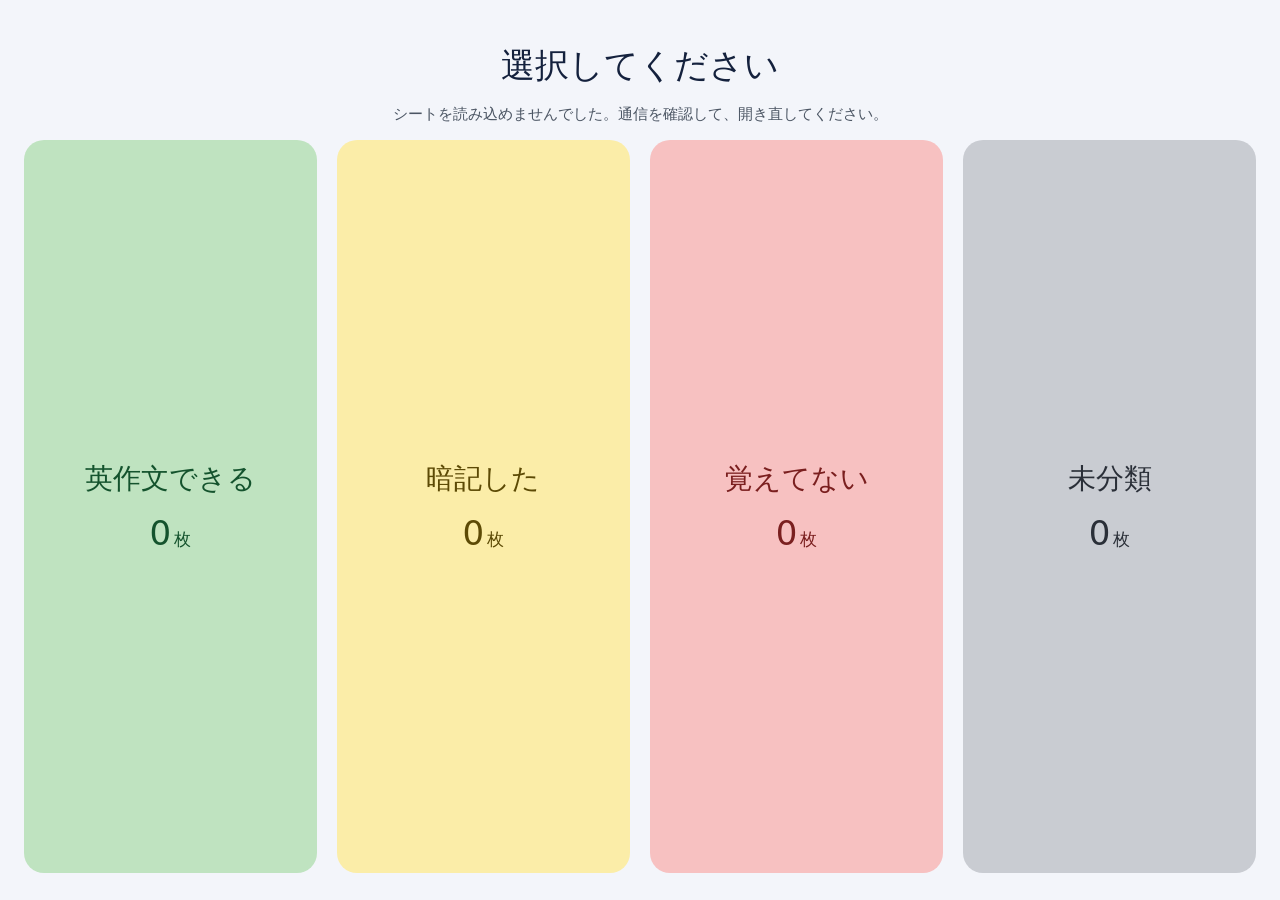
<file: index.html>
<!doctype html>
<html lang="ja">
<head>
<meta charset="utf-8">
<meta name="viewport" content="width=device-width,initial-scale=1,viewport-fit=cover,user-scalable=no">
<meta name="apple-mobile-web-app-capable" content="yes">
<meta name="apple-mobile-web-app-title" content="英語カード">
<title>英語カード</title>
<style>
*{box-sizing:border-box;-webkit-tap-highlight-color:transparent}
html,body{margin:0;height:100%;background:#F3F5FA;color:#14213D;font-family:"Hiragino Sans","Hiragino Kaku Gothic ProN",system-ui,sans-serif;touch-action:manipulation;overscroll-behavior:none;-webkit-user-select:none;user-select:none}
button{font:inherit;color:inherit;cursor:pointer;border:0;background:none;padding:0}
svg{width:1em;height:1em;fill:none;stroke:currentColor;stroke-width:1.8;stroke-linecap:round;stroke-linejoin:round}
.screen{position:fixed;inset:0;display:none;flex-direction:column;gap:1.8vh;padding:max(2vh,env(safe-area-inset-top)) max(24px,env(safe-area-inset-right)) max(3vh,env(safe-area-inset-bottom)) max(24px,env(safe-area-inset-left))}
.screen.on{display:flex}
#rot{position:fixed;inset:0;display:none;align-items:center;justify-content:center;background:#F3F5FA;font-size:18px;z-index:9}
@media (orientation:portrait){#rot{display:flex}}
header{display:grid;grid-template-columns:1fr auto 1fr;align-items:start;padding-top:.6vh}
h1{margin:19.6px 0 0;font-size:clamp(20px,7.5vh,34px);font-weight:500;text-align:center}
.sub{font-size:14px;line-height:1.4;color:#4B5563;justify-self:end}
.tiles{flex:1;display:grid;grid-template-columns:repeat(4,1fr);gap:1.6vw;min-height:0}
.tile{border-radius:20px;display:flex;flex-direction:column;align-items:center;justify-content:center;gap:1.6vh}
.tile b{font-size:clamp(16px,6.6vh,28px);font-weight:500}
.tile span{font-size:clamp(20px,8vh,34px);font-weight:500}
.tile small{font-size:.5em;margin-left:3px}
#msg{align-self:center;color:#4B5563;font-size:15px}
#sync{position:absolute;left:0;right:0;bottom:3px;text-align:center;font-size:12px;color:#4B5563;pointer-events:none}
.top{display:grid;grid-template-columns:1fr auto 1fr;align-items:center}
.left{display:flex;gap:10px}
.rb{width:clamp(38px,11vh,48px);height:clamp(38px,11vh,48px);border-radius:50%;background:#fff;border:.5px solid #D3D8E6;display:grid;place-items:center;font-size:clamp(20px,6vh,24px)}
.rb.on{background:#14213D;color:#fff;border-color:#14213D}
.ctr{text-align:center;white-space:nowrap}
.ctr span{font-size:14px;color:#4B5563}
.ctr b{font-size:clamp(20px,7vh,26px);font-weight:500;margin-left:6px}
.chip{justify-self:end;font-size:14px;padding:8px 14px;border:.5px solid #D3D8E6;border-radius:22px;background:#fff}
.bar{height:4px;border-radius:2px;background:#DCE1EE;flex:none}
.bar div{height:4px;border-radius:2px;background:#14213D;width:0}
.row{flex:1;display:flex;gap:12px;min-height:0}
.side{width:clamp(60px,9vw,84px);border-radius:20px;border:1.5px solid #14213D;display:flex;flex-direction:column;align-items:center;justify-content:center;gap:4px;font-size:15px;font-weight:500}
.side svg{font-size:28px}
.side{transition:background .15s,color .15s}
.side.pressed{background:#14213D;color:#fff}
#card{flex:1;min-width:0;border-radius:20px;background:#fff;border:.5px solid #D3D8E6;padding:1.8vh 20px;display:flex;flex-direction:column;text-align:center;cursor:pointer}
.st{display:flex;align-items:center;gap:10px;font-size:14px;color:#4B5563;flex:none}
.pill{font-size:14px;font-weight:500;padding:5px 14px;border-radius:16px;color:#fff}
#mid{flex:1;display:flex;flex-direction:column;align-items:center;overflow:auto;min-height:0}
#mid>:first-child{margin-top:auto}
#mid>:last-child{margin-bottom:auto}
.big{font-size:clamp(22px,9vh,40px);font-weight:500;line-height:1.4}
.en{font-size:clamp(20px,8.4vh,38px);font-weight:500;line-height:1.35}
.memo{font-size:clamp(14px,4.6vh,18px);color:#4B5563;line-height:1.5;align-self:start;white-space:pre-wrap}
#mid.two{display:grid;grid-template-rows:1fr auto 1fr;justify-items:center}
#mid.two>:first-child,#mid.two>:last-child{margin:0}
#mid.two>.memo{margin-top:2.6vh}
.empty{color:#4B5563;font-size:18px}
#hint{font-size:14px;color:#4B5563;flex:none;min-height:1.2em}
.cls{display:flex;gap:10px;flex:none}
.cl{flex:1;height:clamp(40px,12.5vh,52px);border-radius:14px;border:1.5px solid var(--c);font-size:16px;font-weight:500;display:flex;align-items:center;justify-content:center;gap:4px}
.cl svg{display:none}
.cl.on{background:var(--c);color:#fff}
.cl.on svg{display:block}
</style>
</head>
<body>
<div id="rot">横向きにしてください</div>

<section id="home" class="screen on">
<header><span></span><h1>選択してください</h1><div class="sub" id="total"></div></header>
<div id="msg">読み込み中…</div>
<div class="tiles" id="tiles" hidden>
<button class="tile" data-k="make" style="background:#BFE3C0;color:#14532D"><b>英作文できる</b><span><em id="n-make" style="font-style:normal">0</em><small>枚</small></span></button>
<button class="tile" data-k="memorized" style="background:#FBEDA8;color:#5C4A05"><b>暗記した</b><span><em id="n-memorized" style="font-style:normal">0</em><small>枚</small></span></button>
<button class="tile" data-k="unknown" style="background:#F7C1C1;color:#7A1F1F"><b>覚えてない</b><span><em id="n-unknown" style="font-style:normal">0</em><small>枚</small></span></button>
<button class="tile" data-k="unrated" style="background:#C9CCD2;color:#2A2F38"><b>未分類</b><span><em id="n-unrated" style="font-style:normal">0</em><small>枚</small></span></button>
</div>
<div id="sync"></div>
</section>

<section id="study" class="screen">
<div class="top">
<div class="left">
<button class="rb" id="homeBtn" aria-label="ホームへ戻る"><svg viewBox="0 0 24 24"><path d="M4 11l8-7 8 7"/><path d="M6 10v10h12V10"/></svg></button>
<button class="rb" id="shuf" aria-label="シャッフル"><svg viewBox="0 0 24 24"><path d="M16 3h5v5"/><path d="M4 20L21 3"/><path d="M21 16v5h-5"/><path d="M15 15l6 6"/><path d="M4 4l5 5"/></svg></button>
</div>
<div class="ctr"><span id="cat"></span><b id="pos">0</b><span id="tot"></span></div>
<span class="chip" id="chip"></span>
</div>
<div class="bar"><div id="bar"></div></div>
<div class="row">
<button class="side" id="prev" aria-label="前へ"><svg viewBox="0 0 24 24"><path d="M15 6l-6 6 6 6"/></svg>前へ</button>
<div id="card" role="button" tabindex="0">
<div class="st"><span>この英文の状態</span><span class="pill" id="pill"></span></div>
<div id="mid"></div>
<div id="hint"></div>
</div>
<button class="side next" id="next" aria-label="次へ"><svg viewBox="0 0 24 24"><path d="M9 6l6 6-6 6"/></svg>次へ</button>
</div>
<div class="cls">
<button class="cl" id="c-make" style="--c:#0B6E6F"><svg viewBox="0 0 24 24"><path d="M5 12.5l4.5 4.5L19 7"/></svg>英作文できる</button>
<button class="cl" id="c-memorized" style="--c:#3B4CCA"><svg viewBox="0 0 24 24"><path d="M5 12.5l4.5 4.5L19 7"/></svg>暗記した</button>
<button class="cl" id="c-unknown" style="--c:#C2410C"><svg viewBox="0 0 24 24"><path d="M5 12.5l4.5 4.5L19 7"/></svg>覚えてない</button>
</div>
</section>

<script>
(function () {
  var CSV_URL = "https://docs.google.com/spreadsheets/d/e/2PACX-1vR_s11QpNmzgSpUm_dJHcw7ljLd-omtgCKheM24lb_IfrXtnEXLaqCeNdGBKkcwELI3sH509CcfzRoX/pub?gid=0&single=true&output=csv";
  var KEY_ST = "flashcards.status.v1", KEY_CACHE = "flashcards.cache.v1";
  var KEY_TIMES = "flashcards.times.v1", LEGACY_T = 1;
  var SYNC_URL = "https://script.google.com/macros/s/AKfycbyOZlFm0r_WHAmr97f3-m1IBIpEtcW3JHY66wc53-XPP0lpnnSIT8sbmexWZQiQqWI53A/exec";
  var syncing = false, again = false, timer = null;
  var NAMES = { make: "英作文できる", memorized: "暗記した", unknown: "覚えてない", unrated: "未分類" };
  var COLORS = { make: "#0B6E6F", memorized: "#3B4CCA", unknown: "#C2410C", unrated: "#4B5563" };
  var $ = function (id) { return document.getElementById(id); };

  function load(k) { try { return JSON.parse(localStorage.getItem(k)); } catch (e) { return null; } }
  function save(k, v) { try { localStorage.setItem(k, JSON.stringify(v)); } catch (e) {} }

  var cards = [], status = load(KEY_ST) || {}, times = load(KEY_TIMES) || {}, list = [], idx = 0, flipped = false, filter = "unrated", shuffled = false;
  function st(id) { return status[id] || "unrated"; }

  function parseCSV(t) {
    var rows = [], row = [], f = "", q = false, i, c;
    for (i = 0; i < t.length; i++) {
      c = t[i];
      if (q) {
        if (c === '"') { if (t[i + 1] === '"') { f += '"'; i++; } else q = false; }
        else f += c;
      } else if (c === '"') q = true;
      else if (c === ",") { row.push(f); f = ""; }
      else if (c === "\n") { row.push(f); rows.push(row); row = []; f = ""; }
      else if (c !== "\r") f += c;
    }
    if (f !== "" || row.length) { row.push(f); rows.push(row); }
    return rows;
  }

  function toCards(rows) {
    var out = [];
    rows.forEach(function (r) {
      var id = (r[0] || "").trim(), ja = (r[1] || "").trim(), en = (r[2] || "").trim(), memo = (r[3] || "").trim();
      if (id && ja && en) out.push({ id: id, ja: ja, en: en, memo: memo });
    });
    return out;
  }

  function show(name) {
    $("home").classList.toggle("on", name === "home");
    $("study").classList.toggle("on", name === "study");
  }

  function renderHome() {
    var n = { make: 0, memorized: 0, unknown: 0, unrated: 0 };
    cards.forEach(function (c) { n[st(c.id)]++; });
    Object.keys(n).forEach(function (k) { $("n-" + k).textContent = n[k]; });
    $("total").textContent = "全" + cards.length + "枚 ・ my sentencesから読み込み";
  }

  function el(cls, text) {
    var d = document.createElement("div");
    d.className = cls;
    d.textContent = text;
    return d;
  }

  function renderCard() {
    var n = list.length, c = list[idx], s = c ? st(c.id) : null, mid = $("mid"), rule;
    $("cat").textContent = NAMES[filter];
    $("pos").textContent = n ? idx + 1 : 0;
    $("tot").textContent = " / " + n;
    $("bar").style.width = n ? ((idx + 1) / n * 100) + "%" : "0";
    $("chip").textContent = "シート No." + (c ? c.id : "-");
    $("shuf").classList.toggle("on", shuffled);
    $("pill").textContent = s ? NAMES[s] : "-";
    $("pill").style.background = s ? COLORS[s] : COLORS.unrated;
    mid.textContent = "";
    mid.className = "";
    if (!c) mid.appendChild(el("empty", "この分類のカードはありません"));
    else if (!flipped) mid.appendChild(el("big", c.ja));
    else {
      mid.className = "two";
      mid.appendChild(el("sp", ""));
      mid.appendChild(el("en", c.en));
      if (c.memo) mid.appendChild(el("memo", c.memo));
    }
    mid.scrollTop = 0;
    $("hint").textContent = c ? (flipped ? "タップして日本語を表示" : "タップして英文を表示") : "";
    ["make", "memorized", "unknown"].forEach(function (k) { $("c-" + k).classList.toggle("on", s === k); });
  }

  function enter(k) {
    filter = k;
    list = cards.filter(function (c) { return st(c.id) === k; });
    idx = 0; flipped = false; shuffled = false;
    show("study");
    renderCard();
  }

  function move(d) {
    if (!list.length) return;
    idx = (idx + d + list.length) % list.length;
    flipped = false;
    renderCard();
  }

  function shuffle() {
    var i, j, t;
    if (list.length < 2) return;
    for (i = list.length - 1; i > 0; i--) {
      j = Math.floor(Math.random() * (i + 1));
      t = list[i]; list[i] = list[j]; list[j] = t;
    }
    idx = 0; flipped = false; shuffled = true;
    renderCard();
  }

  function setStatus(k) {
    var c = list[idx];
    if (!c) return;
    status[c.id] = k;
    times[c.id] = Date.now();
    persist();
    renderCard();
    schedulePush();
  }

  function flip() {
    if (!list.length) return;
    flipped = !flipped;
    renderCard();
  }

  function persist() { save(KEY_ST, status); save(KEY_TIMES, times); }
  function tm(id) { return times[id] || (status[id] ? LEGACY_T : 0); }
  function setMsg(m) { $("sync").textContent = m; }

  function mergeRemote(remote) {
    Object.keys(remote).forEach(function (id) {
      var r = remote[id];
      if (r && r.t > tm(id) && NAMES[r.s]) { status[id] = r.s; times[id] = r.t; }
    });
    persist();
    renderHome();
    if ($("study").classList.contains("on")) renderCard();
  }

  function sync() {
    var ups = [];
    if (syncing) { again = true; return; }
    syncing = true;
    setMsg("同期中…");
    fetch(SYNC_URL, { cache: "no-store" })
      .then(function (r) { return r.json(); })
      .then(function (j) {
        if (!j || !j.ok) throw new Error("bad");
        var remote = j.status || {};
        mergeRemote(remote);
        Object.keys(status).forEach(function (id) {
          var rt = remote[id] ? remote[id].t : -1;
          if (tm(id) > rt) ups.push({ id: id, s: status[id], t: tm(id) });
        });
        if (!ups.length) return null;
        return fetch(SYNC_URL, { method: "POST", headers: { "Content-Type": "text/plain;charset=utf-8" }, body: JSON.stringify({ updates: ups }) })
          .then(function (r) { return r.json(); })
          .then(function (j2) { if (!j2 || !j2.ok) throw new Error("bad"); mergeRemote(j2.status || {}); });
      })
      .then(function () { setMsg("同期済み"); })
      .catch(function () { setMsg("同期できませんでした（この端末には保存済み）"); })
      .then(function () {
        syncing = false;
        if (again) { again = false; sync(); }
      });
  }

  function schedulePush() { clearTimeout(timer); timer = setTimeout(sync, 1500); }

  function ready() {
    $("msg").hidden = true;
    $("tiles").hidden = false;
    renderHome();
    sync();
  }

  Array.prototype.forEach.call(document.querySelectorAll(".tile"), function (b) {
    b.addEventListener("click", function () { enter(b.getAttribute("data-k")); });
  });
  $("homeBtn").addEventListener("click", function () { renderHome(); show("home"); });
  $("shuf").addEventListener("click", shuffle);
  $("prev").addEventListener("click", function () { move(-1); });
  $("next").addEventListener("click", function () { move(1); });
  ["prev", "next"].forEach(function (id) {
    var b = $(id);
    b.addEventListener("pointerdown", function () {
      b.classList.add("pressed");
      clearTimeout(b._t);
      b._t = setTimeout(function () { b.classList.remove("pressed"); }, 300);
    });
  });
  $("card").addEventListener("click", flip);
  $("card").addEventListener("keydown", function (e) { if (e.key === "Enter" || e.key === " ") { e.preventDefault(); flip(); } });
  ["make", "memorized", "unknown"].forEach(function (k) {
    $("c-" + k).addEventListener("click", function () { setStatus(k); });
  });

  document.addEventListener("visibilitychange", function () { if (!document.hidden && cards.length) sync(); });
  window.addEventListener("online", function () { if (cards.length) sync(); });

  fetch(CSV_URL, { cache: "no-store" })
    .then(function (r) { if (!r.ok) throw new Error("http"); return r.text(); })
    .then(function (t) { cards = toCards(parseCSV(t)); save(KEY_CACHE, cards); ready(); })
    .catch(function () {
      var c = load(KEY_CACHE);
      if (c && c.length) { cards = c; ready(); }
      else $("msg").textContent = "シートを読み込めませんでした。通信を確認して、開き直してください。";
    });
})();
</script>
</body>
</html>
</file>
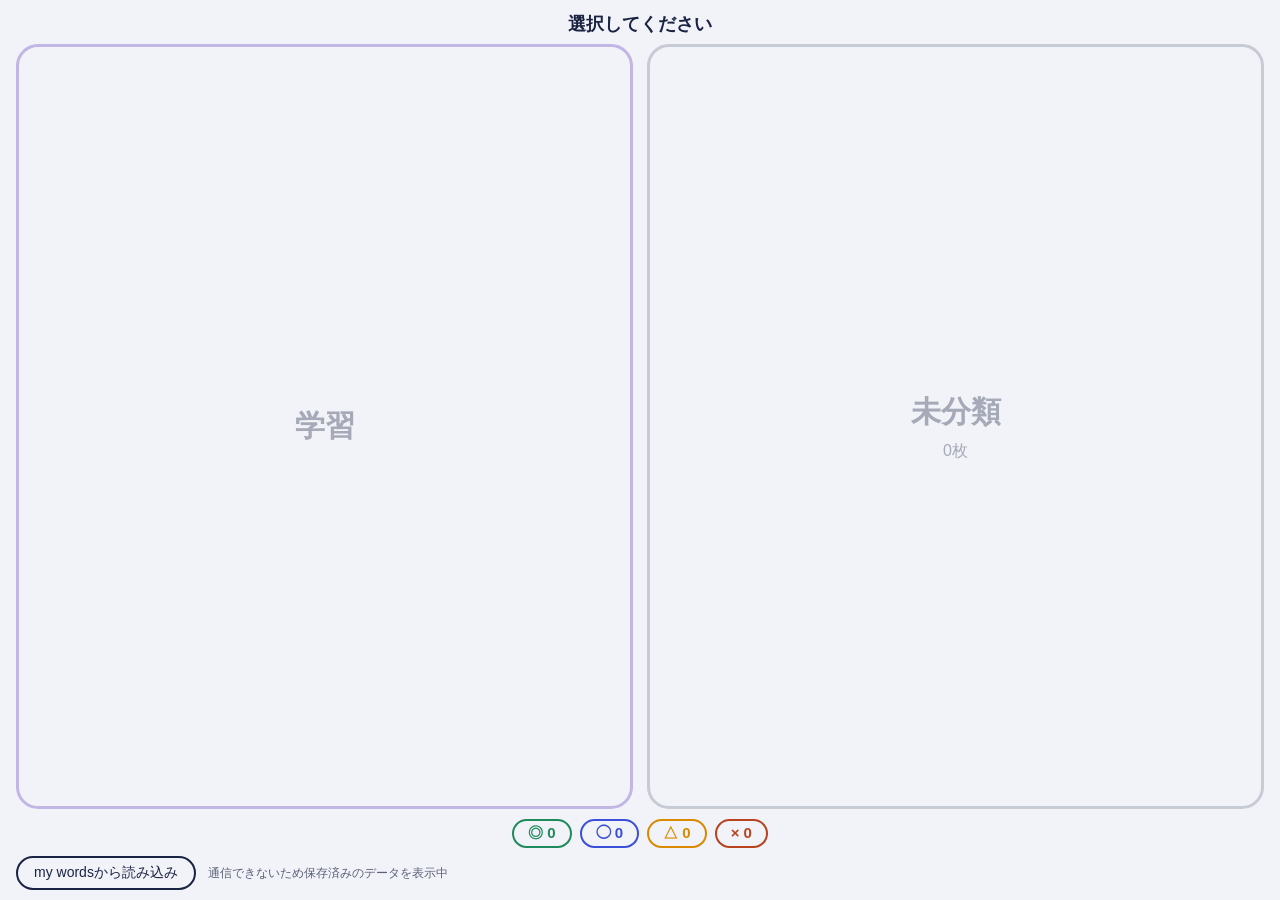
<file: words/index.html>
<!DOCTYPE html>
<html lang="ja">
<head>
<meta charset="utf-8">
<meta name="viewport" content="width=device-width, initial-scale=1, viewport-fit=cover, user-scalable=no">
<meta name="apple-mobile-web-app-capable" content="yes">
<meta name="mobile-web-app-capable" content="yes">
<meta name="apple-mobile-web-app-title" content="単語カード">
<title>単語カード</title>
<style>
:root{--bg:#f2f3f8;--ink:#1a2342;--line:#dfe2ec}
*{box-sizing:border-box;-webkit-tap-highlight-color:transparent}
html,body{margin:0;height:100%;background:var(--bg);color:var(--ink);
  font-family:-apple-system,"Hiragino Sans","Hiragino Kaku Gothic ProN",sans-serif;
  overflow:hidden;touch-action:manipulation;-webkit-user-select:none;user-select:none}

/* ボタン共通：枠線に色、中は背景色。押すと色で塗りつぶす */
button{--c:var(--ink);font-family:inherit;cursor:pointer;background:var(--bg);color:var(--ink);border:2px solid var(--c)}
button.pressed,button.sel{background:var(--c);color:#fff}
.tb:active,.tile:active,.foot button:active{background:var(--c);color:#fff}
button:disabled{opacity:.35;pointer-events:none}

.screen{position:fixed;inset:0;display:none;flex-direction:column;
  padding:max(env(safe-area-inset-top),8px) max(env(safe-area-inset-right),16px) max(env(safe-area-inset-bottom),8px) max(env(safe-area-inset-left),16px)}
.screen.on{display:flex}

/* ホーム */
h1{margin:4px 0 8px;font-size:18px;font-weight:600;text-align:center;flex:none}
.tiles{flex:1;min-height:0;display:flex;gap:14px}
.tile{flex:1;border-width:3px;border-radius:22px;display:flex;flex-direction:column;align-items:center;justify-content:center;gap:8px}
.tile .tl{font-size:30px;font-weight:700}
.tile .tc{font-size:16px}
.tile.study{--c:#6a45c2}
.tile.newc{--c:#7a8094}
.stats{display:flex;justify-content:center;gap:8px;margin:10px 0 6px;flex:none}
.chip{--c:#555;padding:3px 14px;border-radius:999px;font-size:15px;font-weight:700;border:2px solid var(--c);color:var(--c)}
.foot{display:flex;align-items:center;gap:12px;flex:none;height:38px}
.foot button{height:34px;padding:0 16px;border-radius:999px;font-size:14px}
#status{font-size:12px;opacity:.7}

/* カード */
.top{display:flex;align-items:center;gap:10px;height:56px;flex:none}
.tb{width:44px;height:44px;border-radius:50%;display:flex;align-items:center;justify-content:center;padding:0}
.grow{flex:1}
.pill{padding:6px 14px;border-radius:999px;background:#fff;border:1px solid var(--line);font-size:14px}
.mid{flex:1;min-height:0;display:flex;gap:10px}
.face{flex:1;min-height:0;background:#fff;border:1px solid var(--line);border-radius:26px;
  display:grid;grid-template-rows:1fr auto 1fr;padding:0 28px;position:relative;text-align:center}
.st{position:absolute;left:16px;top:12px;display:flex;align-items:center;gap:10px;font-size:13px;color:#5b6278}
.st .p{--c:#7a8094;padding:4px 12px;border-radius:999px;color:#fff;font-weight:700;background:var(--c)}
.word{grid-row:2;align-self:center;font-size:clamp(28px,11vh,48px);font-weight:600;line-height:1.3;word-break:break-word}
.memo{grid-row:3;align-self:start;margin-top:14px;min-height:0;max-height:100%;overflow:auto;font-size:clamp(15px,5vh,20px);line-height:1.5;white-space:pre-wrap}
.hint{position:absolute;left:0;right:0;bottom:10px;font-size:12px;color:#5b6278}
.nav{width:64px;flex:none;border-radius:22px;display:flex;flex-direction:column;align-items:center;justify-content:center;gap:6px;font-size:14px;padding:0}
.bottom{display:flex;gap:10px;height:62px;padding-top:10px;flex:none}
.rk{flex:1;border-radius:16px;font-size:28px;font-weight:700;padding:0 4px}
.rk[data-r="◎"]{--c:#1f8a5b}
.rk[data-r="◯"]{--c:#3b4fd8}
.rk[data-r="△"]{--c:#d98a00}
.rk[data-r="×"]{--c:#b8431f}

/* 縦向き */
#rot{display:none}
@media (orientation:portrait){
  #rot{display:flex;position:fixed;inset:0;z-index:99;background:var(--bg);align-items:center;justify-content:center;font-size:20px;text-align:center;padding:24px}
}
</style>
</head>
<body>

<div id="rot">横向きにしてください</div>

<div id="home" class="screen on">
  <h1>選択してください</h1>
  <div class="tiles">
    <button id="tStudy" class="tile study"><span class="tl">学習</span></button>
    <button id="tNew" class="tile newc"><span class="tl">未分類</span><span class="tc" id="cNew"></span></button>
  </div>
  <div class="stats" id="stats"></div>
  <div class="foot"><button id="reload">my wordsから読み込み</button><span id="status"></span></div>
</div>

<div id="card" class="screen">
  <div class="top">
    <button id="bHome" class="tb" aria-label="ホームに戻る">
      <svg viewBox="0 0 24 24" width="22" height="22" fill="none" stroke="currentColor" stroke-width="2" stroke-linecap="round" stroke-linejoin="round"><path d="M3 11l9-8 9 8"/><path d="M5 10v10h14V10"/></svg>
    </button>
    <div class="grow"></div>
    <span id="num" class="pill"></span>
  </div>
  <div class="mid">
    <button id="bPrev" class="nav">
      <svg viewBox="0 0 24 24" width="24" height="24" fill="none" stroke="currentColor" stroke-width="2" stroke-linecap="round" stroke-linejoin="round"><path d="M15 5l-7 7 7 7"/></svg>前へ
    </button>
    <div id="face" class="face">
      <div class="st" id="st"><span>この単語の状態</span><span class="p" id="stp"></span></div>
      <div class="word" id="word"></div>
      <div class="memo" id="memo"></div>
      <div class="hint" id="hint"></div>
    </div>
    <button id="bNext" class="nav">
      <svg viewBox="0 0 24 24" width="24" height="24" fill="none" stroke="currentColor" stroke-width="2" stroke-linecap="round" stroke-linejoin="round"><path d="M9 5l7 7-7 7"/></svg>次へ
    </button>
  </div>
  <div class="bottom">
    <button class="rk" data-r="◎"></button>
    <button class="rk" data-r="◯"></button>
    <button class="rk" data-r="△"></button>
    <button class="rk" data-r="×"></button>
  </div>
</div>

<script>
const CSV_URL = 'https://docs.google.com/spreadsheets/d/e/2PACX-1vTRqHXli7C2Az0dV0czvRINpeI_8-UweM1O4_kpRKuYwdkZOL87okrrKGQLWPwZwJMWcYLlSheg-s_m/pub?gid=0&single=true&output=csv';
const GAS_URL = 'https://script.google.com/macros/s/AKfycbwmpBDUOSxOxYp7Sejh5kTb4zyhTKAnHRU0Cl-RBd-20ZyaTAWvNyfpRJ86grjGJpQO/exec';

const RANKS = ['◎','◯','△','×'];
const COL = {'◎':'#1f8a5b','◯':'#3b4fd8','△':'#d98a00','×':'#b8431f'};
const UNC = '#7a8094';
// 分類ごとの「次に出すまでの目安」（ミリ秒）
const MIN = 60*1000, DAY = 24*60*MIN;
const INTERVAL = {'×':10*MIN, '△':1*DAY, '◯':4*DAY, '◎':14*DAY};
// 学習中に同じカードをもう一度出すまでの枚数（1カード1回だけ）
const REQUEUE = {'×':5, '△':10};
const LS = {cards:'words_cards_v1', state:'words_state_v1', pending:'words_pending_v1'};

let cards = [], byId = {}, state = {}, pending = {};
let sess = null;

const $ = id => document.getElementById(id);
function lsGet(k, d){ try{ const v = localStorage.getItem(k); return v ? JSON.parse(v) : d; }catch(e){ return d; } }
function lsSet(k, v){ try{ localStorage.setItem(k, JSON.stringify(v)); }catch(e){} }

/* ---------- データ ---------- */
function parseCSV(t){
  const rows = []; let row = [], f = '', q = false;
  for(let i = 0; i < t.length; i++){
    const c = t[i];
    if(q){
      if(c === '"'){ if(t[i+1] === '"'){ f += '"'; i++; } else q = false; }
      else f += c;
    }else if(c === '"') q = true;
    else if(c === ','){ row.push(f); f = ''; }
    else if(c === '\n' || c === '\r'){
      if(c === '\r' && t[i+1] === '\n') i++;
      row.push(f); f = ''; rows.push(row); row = [];
    }else f += c;
  }
  if(f !== '' || row.length){ row.push(f); rows.push(row); }
  return rows;
}
function buildCards(text){
  const list = [];
  parseCSV(text).forEach(r => {
    const id = Number((r[0] || '').trim());
    if(!r[0] || isNaN(id)) return;
    const jp = (r[1] || '').trim(), en = (r[2] || '').trim(), memo = (r[3] || '').trim();
    if(!jp && !en) return;
    list.push({id, jp, en, memo});
  });
  return list;
}
function indexCards(){ byId = {}; cards.forEach(c => byId[c.id] = c); }
function toMs(v){
  if(typeof v === 'number') return v;
  const n = Number(v); if(!isNaN(n) && v !== '') return n;
  const d = Date.parse(v); return isNaN(d) ? 0 : d;
}
function mergeRemote(arr){
  (arr || []).forEach(it => {
    if(!RANKS.includes(it.rank)) return;
    const id = Number(it.id), ts = toMs(it.ts);
    if(!state[id] || ts > state[id].ts) state[id] = {rank: it.rank, ts};
  });
  lsSet(LS.state, state);
}
let flushing = false;
async function flush(){
  if(flushing) return;           // 同時に複数送信しない（状態シートの重複行を防ぐ）
  flushing = true;
  try{
    while(Object.keys(pending).length){
      for(const key of Object.keys(pending)){
        const p = pending[key];
        try{
          await fetch(GAS_URL, {method:'POST', mode:'no-cors', headers:{'Content-Type':'text/plain;charset=utf-8'},
            body: JSON.stringify({id: Number(key), rank: p.rank, ts: p.ts})});
          if(pending[key] && pending[key].ts === p.ts){ delete pending[key]; lsSet(LS.pending, pending); }
        }catch(e){ return; }     // 通信できないときは保存しておき、次回送信する
      }
    }
  }finally{ flushing = false; }
}
function setStatus(t){ $('status').textContent = t; }
async function reload(){
  setStatus('読み込み中…');
  let ok = true;
  try{
    const res = await fetch(CSV_URL + '&_=' + Date.now(), {cache:'no-store'});
    if(!res.ok) throw new Error('csv');
    const list = buildCards((await res.text()).replace(/^\uFEFF/, ''));
    if(list.length){ cards = list; lsSet(LS.cards, cards); indexCards(); }
  }catch(e){ ok = false; }
  try{
    await flush();
    const res = await fetch(GAS_URL, {cache:'no-store'});
    mergeRemote(await res.json());
  }catch(e){ ok = false; }
  updateHome();
  setStatus(ok ? '最新です（' + cards.length + '語）' : '通信できないため保存済みのデータを表示中');
}

/* ---------- 出題 ---------- */
function shuffled(a){
  a = a.slice();
  for(let i = a.length - 1; i > 0; i--){ const j = Math.floor(Math.random() * (i + 1)); [a[i], a[j]] = [a[j], a[i]]; }
  return a;
}
function prio(id){ const s = state[id]; return (Date.now() - s.ts) / INTERVAL[s.rank]; }
function counts(){
  const unc = cards.filter(c => !state[c.id]);
  const cls = cards.filter(c => state[c.id]);
  const due = cls.filter(c => prio(c.id) >= 1);
  return {unc, cls, due};
}

/* ---------- ホーム ---------- */
function show(id){ $('home').classList.toggle('on', id === 'home'); $('card').classList.toggle('on', id === 'card'); }
function updateHome(){
  const {unc, cls} = counts();
  $('cNew').textContent = unc.length ? unc.length + '枚' : (cards.length ? 'すべて分類済み' : '0枚');
  $('tNew').disabled = !unc.length;
  $('tStudy').disabled = !cls.length;
  $('stats').innerHTML = '';
  RANKS.forEach(r => {
    const n = cls.filter(c => state[c.id].rank === r).length;
    const s = document.createElement('span');
    s.className = 'chip'; s.style.setProperty('--c', COL[r]); s.textContent = r + ' ' + n;
    $('stats').appendChild(s);
  });
}

/* ---------- カード画面 ---------- */
function start(mode){
  let ids;
  if(mode === 'new') ids = shuffled(counts().unc).map(c => c.id);
  else{
    const {due, cls} = counts();
    // 期限のカードがなければ、分類済みの全カードを対象にする（先取り学習）
    // 忘れかけ度（優先度）に0.6〜1.4倍のランダムなゆらぎを掛けて並べる
    ids = (due.length ? due : cls)
      .map(c => ({id: c.id, k: prio(c.id) * (0.6 + Math.random() * 0.8)}))
      .sort((a, b) => b.k - a.k).map(o => o.id);
  }
  if(!ids.length) return;
  sess = {mode, ids, idx:0, requeued:new Set(), flipped:false};
  show('card'); render();
}
function finished(){ return sess.idx >= sess.ids.length; }
function render(){
  document.querySelectorAll('.nav, .rk').forEach(b => b.classList.remove('pressed'));
  sess.flipped = false;
  const done = finished();
  const c = done ? null : byId[sess.ids[sess.idx]];
  const s = c ? state[c.id] : null;
  document.querySelectorAll('.rk').forEach(b => {
    const r = b.dataset.r, sel = !!s && s.rank === r;
    b.disabled = done;
    b.classList.toggle('sel', sel);
    b.textContent = (sel ? '✓ ' : '') + r;
  });
  $('bNext').disabled = done;
  $('bPrev').disabled = sess.idx === 0;
  $('st').style.display = done ? 'none' : 'flex';
  if(done){
    $('word').textContent = sess.mode === 'study' ? '今日の復習は完了' : '未分類の分類が完了';
    $('memo').textContent = ''; $('hint').textContent = ''; $('num').style.display = 'none';
    return;
  }
  $('num').style.display = ''; $('num').textContent = 'シート No.' + c.id;
  $('stp').textContent = s ? s.rank : '未分類';
  $('stp').style.setProperty('--c', s ? COL[s.rank] : UNC);
  draw();
}
function draw(){
  const c = byId[sess.ids[sess.idx]];
  if(!sess.flipped){
    $('word').textContent = c.jp; $('memo').textContent = '';
    $('hint').textContent = 'タップして英単語を表示';
  }else{
    $('word').textContent = c.en; $('memo').textContent = c.memo;
    $('hint').textContent = 'タップして日本語を表示';
  }
}
function rate(r){
  if(!sess || finished()) return;
  const id = sess.ids[sess.idx], ts = Date.now();
  state[id] = {rank:r, ts}; lsSet(LS.state, state);
  pending[id] = {rank:r, ts}; lsSet(LS.pending, pending); flush();
  if(sess.mode === 'study' && REQUEUE[r] && !sess.requeued.has(id)){
    sess.requeued.add(id);
    sess.ids.splice(Math.min(sess.idx + 1 + REQUEUE[r], sess.ids.length), 0, id);
  }
  sess.idx++; render();
}

/* ---------- ボタン操作（押している間〜次のカードに移るまで色が付いたまま） ---------- */
let busy = false;
function bindBtn(btn, can, action){
  let down = false;
  btn.addEventListener('pointerdown', () => {
    if(busy || !can()) return;
    down = true; btn.classList.add('pressed');
  });
  btn.addEventListener('pointercancel', () => {
    if(down){ down = false; btn.classList.remove('pressed'); }
  });
  btn.addEventListener('pointerup', e => {
    if(!down) return;
    down = false;
    const el = document.elementFromPoint(e.clientX, e.clientY);
    if(!el || !btn.contains(el)){ btn.classList.remove('pressed'); return; }
    busy = true;
    setTimeout(() => { busy = false; action(); }, 140);
  });
  btn.addEventListener('click', e => e.preventDefault());
}
document.querySelectorAll('.rk').forEach(b =>
  bindBtn(b, () => sess && !finished(), () => rate(b.dataset.r)));
bindBtn($('bPrev'), () => sess && sess.idx > 0, () => { sess.idx--; render(); });
bindBtn($('bNext'), () => sess && !finished(), () => { sess.idx++; render(); });
document.addEventListener('touchstart', () => {}, {passive:true});

/* ---------- イベント ---------- */
$('tStudy').onclick = () => start('study');
$('tNew').onclick = () => start('new');
$('reload').onclick = reload;
$('bHome').onclick = () => { sess = null; updateHome(); show('home'); };
$('face').onclick = () => { if(!sess || finished()) return; sess.flipped = !sess.flipped; draw(); };
document.addEventListener('visibilitychange', () => {
  if(document.visibilityState === 'visible' && $('home').classList.contains('on')) reload();
});

/* ---------- 起動 ---------- */
cards = lsGet(LS.cards, []); state = lsGet(LS.state, {}); pending = lsGet(LS.pending, {});
indexCards(); updateHome(); reload();
</script>
</body>
</html>
</file>
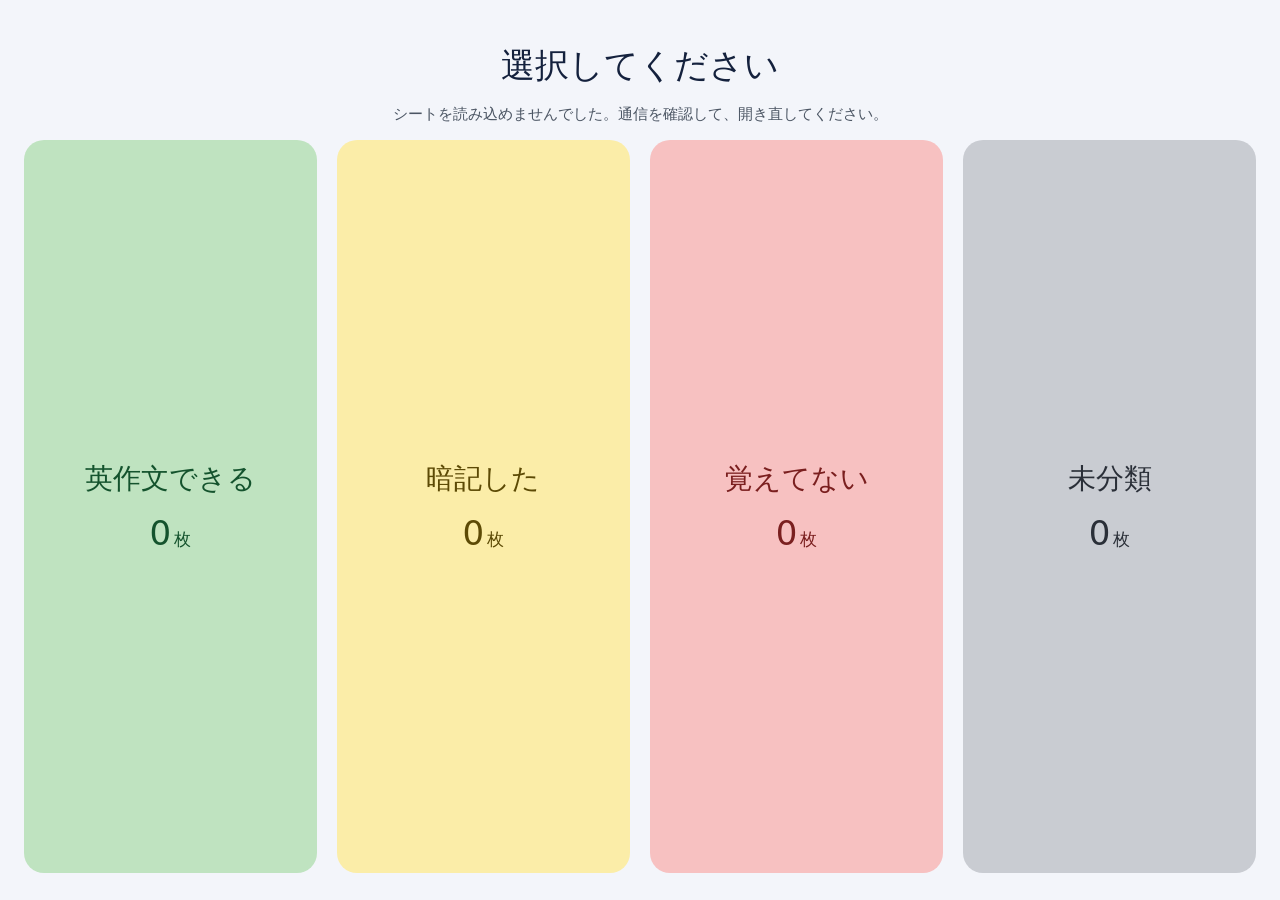
<file: my_sentences.html>
<!doctype html>
<html lang="ja">
<head>
<meta charset="utf-8">
<meta name="viewport" content="width=device-width,initial-scale=1,viewport-fit=cover,user-scalable=no">
<meta name="apple-mobile-web-app-capable" content="yes">
<meta name="apple-mobile-web-app-title" content="英語カード">
<title>英語カード</title>
<style>
*{box-sizing:border-box;-webkit-tap-highlight-color:transparent}
html,body{margin:0;height:100%;background:#F3F5FA;color:#14213D;font-family:"Hiragino Sans","Hiragino Kaku Gothic ProN",system-ui,sans-serif;touch-action:manipulation;overscroll-behavior:none;-webkit-user-select:none;user-select:none}
button{font:inherit;color:inherit;cursor:pointer;border:0;background:none;padding:0}
svg{width:1em;height:1em;fill:none;stroke:currentColor;stroke-width:1.8;stroke-linecap:round;stroke-linejoin:round}
.screen{position:fixed;inset:0;display:none;flex-direction:column;gap:1.8vh;padding:max(2vh,env(safe-area-inset-top)) max(24px,env(safe-area-inset-right)) max(3vh,env(safe-area-inset-bottom)) max(24px,env(safe-area-inset-left))}
.screen.on{display:flex}
#rot{position:fixed;inset:0;display:none;align-items:center;justify-content:center;background:#F3F5FA;font-size:18px;z-index:9}
@media (orientation:portrait){#rot{display:flex}}
header{display:grid;grid-template-columns:1fr auto 1fr;align-items:start;padding-top:.6vh}
h1{margin:19.6px 0 0;font-size:clamp(20px,7.5vh,34px);font-weight:500;text-align:center}
.sub{font-size:14px;line-height:1.4;color:#4B5563;justify-self:end}
.tiles{flex:1;display:grid;grid-template-columns:repeat(4,1fr);gap:1.6vw;min-height:0}
.tile{border-radius:20px;display:flex;flex-direction:column;align-items:center;justify-content:center;gap:1.6vh}
.tile b{font-size:clamp(16px,6.6vh,28px);font-weight:500}
.tile span{font-size:clamp(20px,8vh,34px);font-weight:500}
.tile small{font-size:.5em;margin-left:3px}
#msg{align-self:center;color:#4B5563;font-size:15px}
.top{display:grid;grid-template-columns:1fr auto 1fr;align-items:center}
.left{display:flex;gap:10px}
.rb{width:clamp(38px,11vh,48px);height:clamp(38px,11vh,48px);border-radius:50%;background:#fff;border:.5px solid #D3D8E6;display:grid;place-items:center;font-size:clamp(20px,6vh,24px)}
.rb.on{background:#14213D;color:#fff;border-color:#14213D}
.ctr{text-align:center;white-space:nowrap}
.ctr span{font-size:14px;color:#4B5563}
.ctr b{font-size:clamp(20px,7vh,26px);font-weight:500;margin-left:6px}
.chip{justify-self:end;font-size:14px;padding:8px 14px;border:.5px solid #D3D8E6;border-radius:22px;background:#fff}
.bar{height:4px;border-radius:2px;background:#DCE1EE;flex:none}
.bar div{height:4px;border-radius:2px;background:#14213D;width:0}
.row{flex:1;display:flex;gap:12px;min-height:0}
.side{width:clamp(60px,9vw,84px);border-radius:20px;border:1.5px solid #14213D;display:flex;flex-direction:column;align-items:center;justify-content:center;gap:4px;font-size:15px;font-weight:500}
.side svg{font-size:28px}
.side{transition:background .15s,color .15s}
.side.pressed{background:#14213D;color:#fff}
#card{flex:1;min-width:0;border-radius:20px;background:#fff;border:.5px solid #D3D8E6;padding:1.8vh 20px;display:flex;flex-direction:column;text-align:center;cursor:pointer}
.st{display:flex;align-items:center;gap:10px;font-size:14px;color:#4B5563;flex:none}
.pill{font-size:14px;font-weight:500;padding:5px 14px;border-radius:16px;color:#fff}
#mid{flex:1;display:flex;flex-direction:column;align-items:center;overflow:auto;min-height:0}
#mid>:first-child{margin-top:auto}
#mid>:last-child{margin-bottom:auto}
.big{font-size:clamp(22px,9vh,40px);font-weight:500;line-height:1.4}
.en{font-size:clamp(20px,8.4vh,38px);font-weight:500;line-height:1.35}
.memo{font-size:clamp(14px,4.6vh,18px);color:#4B5563;line-height:1.5;align-self:start;white-space:pre-wrap}
#mid.two{display:grid;grid-template-rows:1fr auto 1fr;justify-items:center}
#mid.two>:first-child,#mid.two>:last-child{margin:0}
#mid.two>.memo{margin-top:2.6vh}
.empty{color:#4B5563;font-size:18px}
#hint{font-size:14px;color:#4B5563;flex:none;min-height:1.2em}
.cls{display:flex;gap:10px;flex:none}
.cl{flex:1;height:clamp(40px,12.5vh,52px);border-radius:14px;border:1.5px solid var(--c);font-size:16px;font-weight:500;display:flex;align-items:center;justify-content:center;gap:4px}
.cl svg{display:none}
.cl.on{background:var(--c);color:#fff}
.cl.on svg{display:block}
</style>
</head>
<body>
<div id="rot">横向きにしてください</div>

<section id="home" class="screen on">
<header><span></span><h1>選択してください</h1><div class="sub" id="total"></div></header>
<div id="msg">読み込み中…</div>
<div class="tiles" id="tiles" hidden>
<button class="tile" data-k="make" style="background:#BFE3C0;color:#14532D"><b>英作文できる</b><span><em id="n-make" style="font-style:normal">0</em><small>枚</small></span></button>
<button class="tile" data-k="memorized" style="background:#FBEDA8;color:#5C4A05"><b>暗記した</b><span><em id="n-memorized" style="font-style:normal">0</em><small>枚</small></span></button>
<button class="tile" data-k="unknown" style="background:#F7C1C1;color:#7A1F1F"><b>覚えてない</b><span><em id="n-unknown" style="font-style:normal">0</em><small>枚</small></span></button>
<button class="tile" data-k="unrated" style="background:#C9CCD2;color:#2A2F38"><b>未分類</b><span><em id="n-unrated" style="font-style:normal">0</em><small>枚</small></span></button>
</div>
</section>

<section id="study" class="screen">
<div class="top">
<div class="left">
<button class="rb" id="homeBtn" aria-label="ホームへ戻る"><svg viewBox="0 0 24 24"><path d="M4 11l8-7 8 7"/><path d="M6 10v10h12V10"/></svg></button>
<button class="rb" id="shuf" aria-label="シャッフル"><svg viewBox="0 0 24 24"><path d="M16 3h5v5"/><path d="M4 20L21 3"/><path d="M21 16v5h-5"/><path d="M15 15l6 6"/><path d="M4 4l5 5"/></svg></button>
</div>
<div class="ctr"><span id="cat"></span><b id="pos">0</b><span id="tot"></span></div>
<span class="chip" id="chip"></span>
</div>
<div class="bar"><div id="bar"></div></div>
<div class="row">
<button class="side" id="prev" aria-label="前へ"><svg viewBox="0 0 24 24"><path d="M15 6l-6 6 6 6"/></svg>前へ</button>
<div id="card" role="button" tabindex="0">
<div class="st"><span>この英文の状態</span><span class="pill" id="pill"></span></div>
<div id="mid"></div>
<div id="hint"></div>
</div>
<button class="side next" id="next" aria-label="次へ"><svg viewBox="0 0 24 24"><path d="M9 6l6 6-6 6"/></svg>次へ</button>
</div>
<div class="cls">
<button class="cl" id="c-make" style="--c:#0B6E6F"><svg viewBox="0 0 24 24"><path d="M5 12.5l4.5 4.5L19 7"/></svg>英作文できる</button>
<button class="cl" id="c-memorized" style="--c:#3B4CCA"><svg viewBox="0 0 24 24"><path d="M5 12.5l4.5 4.5L19 7"/></svg>暗記した</button>
<button class="cl" id="c-unknown" style="--c:#C2410C"><svg viewBox="0 0 24 24"><path d="M5 12.5l4.5 4.5L19 7"/></svg>覚えてない</button>
</div>
</section>

<script>
(function () {
  var CSV_URL = "https://docs.google.com/spreadsheets/d/e/2PACX-1vR_s11QpNmzgSpUm_dJHcw7ljLd-omtgCKheM24lb_IfrXtnEXLaqCeNdGBKkcwELI3sH509CcfzRoX/pub?gid=0&single=true&output=csv";
  var KEY_ST = "flashcards.status.v1", KEY_CACHE = "flashcards.cache.v1";
  var NAMES = { make: "英作文できる", memorized: "暗記した", unknown: "覚えてない", unrated: "未分類" };
  var COLORS = { make: "#0B6E6F", memorized: "#3B4CCA", unknown: "#C2410C", unrated: "#4B5563" };
  var $ = function (id) { return document.getElementById(id); };

  function load(k) { try { return JSON.parse(localStorage.getItem(k)); } catch (e) { return null; } }
  function save(k, v) { try { localStorage.setItem(k, JSON.stringify(v)); } catch (e) {} }

  var cards = [], status = load(KEY_ST) || {}, list = [], idx = 0, flipped = false, filter = "unrated", shuffled = false;
  function st(id) { return status[id] || "unrated"; }

  function parseCSV(t) {
    var rows = [], row = [], f = "", q = false, i, c;
    for (i = 0; i < t.length; i++) {
      c = t[i];
      if (q) {
        if (c === '"') { if (t[i + 1] === '"') { f += '"'; i++; } else q = false; }
        else f += c;
      } else if (c === '"') q = true;
      else if (c === ",") { row.push(f); f = ""; }
      else if (c === "\n") { row.push(f); rows.push(row); row = []; f = ""; }
      else if (c !== "\r") f += c;
    }
    if (f !== "" || row.length) { row.push(f); rows.push(row); }
    return rows;
  }

  function toCards(rows) {
    var out = [];
    rows.forEach(function (r) {
      var id = (r[0] || "").trim(), ja = (r[1] || "").trim(), en = (r[2] || "").trim(), memo = (r[3] || "").trim();
      if (id && ja && en) out.push({ id: id, ja: ja, en: en, memo: memo });
    });
    return out;
  }

  function show(name) {
    $("home").classList.toggle("on", name === "home");
    $("study").classList.toggle("on", name === "study");
  }

  function renderHome() {
    var n = { make: 0, memorized: 0, unknown: 0, unrated: 0 };
    cards.forEach(function (c) { n[st(c.id)]++; });
    Object.keys(n).forEach(function (k) { $("n-" + k).textContent = n[k]; });
    $("total").textContent = "全" + cards.length + "枚 ・ my sentencesから読み込み";
  }

  function el(cls, text) {
    var d = document.createElement("div");
    d.className = cls;
    d.textContent = text;
    return d;
  }

  function renderCard() {
    var n = list.length, c = list[idx], s = c ? st(c.id) : null, mid = $("mid"), rule;
    $("cat").textContent = NAMES[filter];
    $("pos").textContent = n ? idx + 1 : 0;
    $("tot").textContent = " / " + n;
    $("bar").style.width = n ? ((idx + 1) / n * 100) + "%" : "0";
    $("chip").textContent = "シート No." + (c ? c.id : "-");
    $("shuf").classList.toggle("on", shuffled);
    $("pill").textContent = s ? NAMES[s] : "-";
    $("pill").style.background = s ? COLORS[s] : COLORS.unrated;
    mid.textContent = "";
    mid.className = "";
    if (!c) mid.appendChild(el("empty", "この分類のカードはありません"));
    else if (!flipped) mid.appendChild(el("big", c.ja));
    else {
      mid.className = "two";
      mid.appendChild(el("sp", ""));
      mid.appendChild(el("en", c.en));
      if (c.memo) mid.appendChild(el("memo", c.memo));
    }
    mid.scrollTop = 0;
    $("hint").textContent = c ? (flipped ? "タップして日本語を表示" : "タップして英文を表示") : "";
    ["make", "memorized", "unknown"].forEach(function (k) { $("c-" + k).classList.toggle("on", s === k); });
  }

  function enter(k) {
    filter = k;
    list = cards.filter(function (c) { return st(c.id) === k; });
    idx = 0; flipped = false; shuffled = false;
    show("study");
    renderCard();
  }

  function move(d) {
    if (!list.length) return;
    idx = (idx + d + list.length) % list.length;
    flipped = false;
    renderCard();
  }

  function shuffle() {
    var i, j, t;
    if (list.length < 2) return;
    for (i = list.length - 1; i > 0; i--) {
      j = Math.floor(Math.random() * (i + 1));
      t = list[i]; list[i] = list[j]; list[j] = t;
    }
    idx = 0; flipped = false; shuffled = true;
    renderCard();
  }

  function setStatus(k) {
    var c = list[idx];
    if (!c) return;
    status[c.id] = k;
    save(KEY_ST, status);
    renderCard();
  }

  function flip() {
    if (!list.length) return;
    flipped = !flipped;
    renderCard();
  }

  function ready() {
    $("msg").hidden = true;
    $("tiles").hidden = false;
    renderHome();
  }

  Array.prototype.forEach.call(document.querySelectorAll(".tile"), function (b) {
    b.addEventListener("click", function () { enter(b.getAttribute("data-k")); });
  });
  $("homeBtn").addEventListener("click", function () { renderHome(); show("home"); });
  $("shuf").addEventListener("click", shuffle);
  $("prev").addEventListener("click", function () { move(-1); });
  $("next").addEventListener("click", function () { move(1); });
  ["prev", "next"].forEach(function (id) {
    var b = $(id);
    b.addEventListener("pointerdown", function () {
      b.classList.add("pressed");
      clearTimeout(b._t);
      b._t = setTimeout(function () { b.classList.remove("pressed"); }, 300);
    });
  });
  $("card").addEventListener("click", flip);
  $("card").addEventListener("keydown", function (e) { if (e.key === "Enter" || e.key === " ") { e.preventDefault(); flip(); } });
  ["make", "memorized", "unknown"].forEach(function (k) {
    $("c-" + k).addEventListener("click", function () { setStatus(k); });
  });

  fetch(CSV_URL, { cache: "no-store" })
    .then(function (r) { if (!r.ok) throw new Error("http"); return r.text(); })
    .then(function (t) { cards = toCards(parseCSV(t)); save(KEY_CACHE, cards); ready(); })
    .catch(function () {
      var c = load(KEY_CACHE);
      if (c && c.length) { cards = c; ready(); }
      else $("msg").textContent = "シートを読み込めませんでした。通信を確認して、開き直してください。";
    });
})();
</script>
</body>
</html>
</file>
